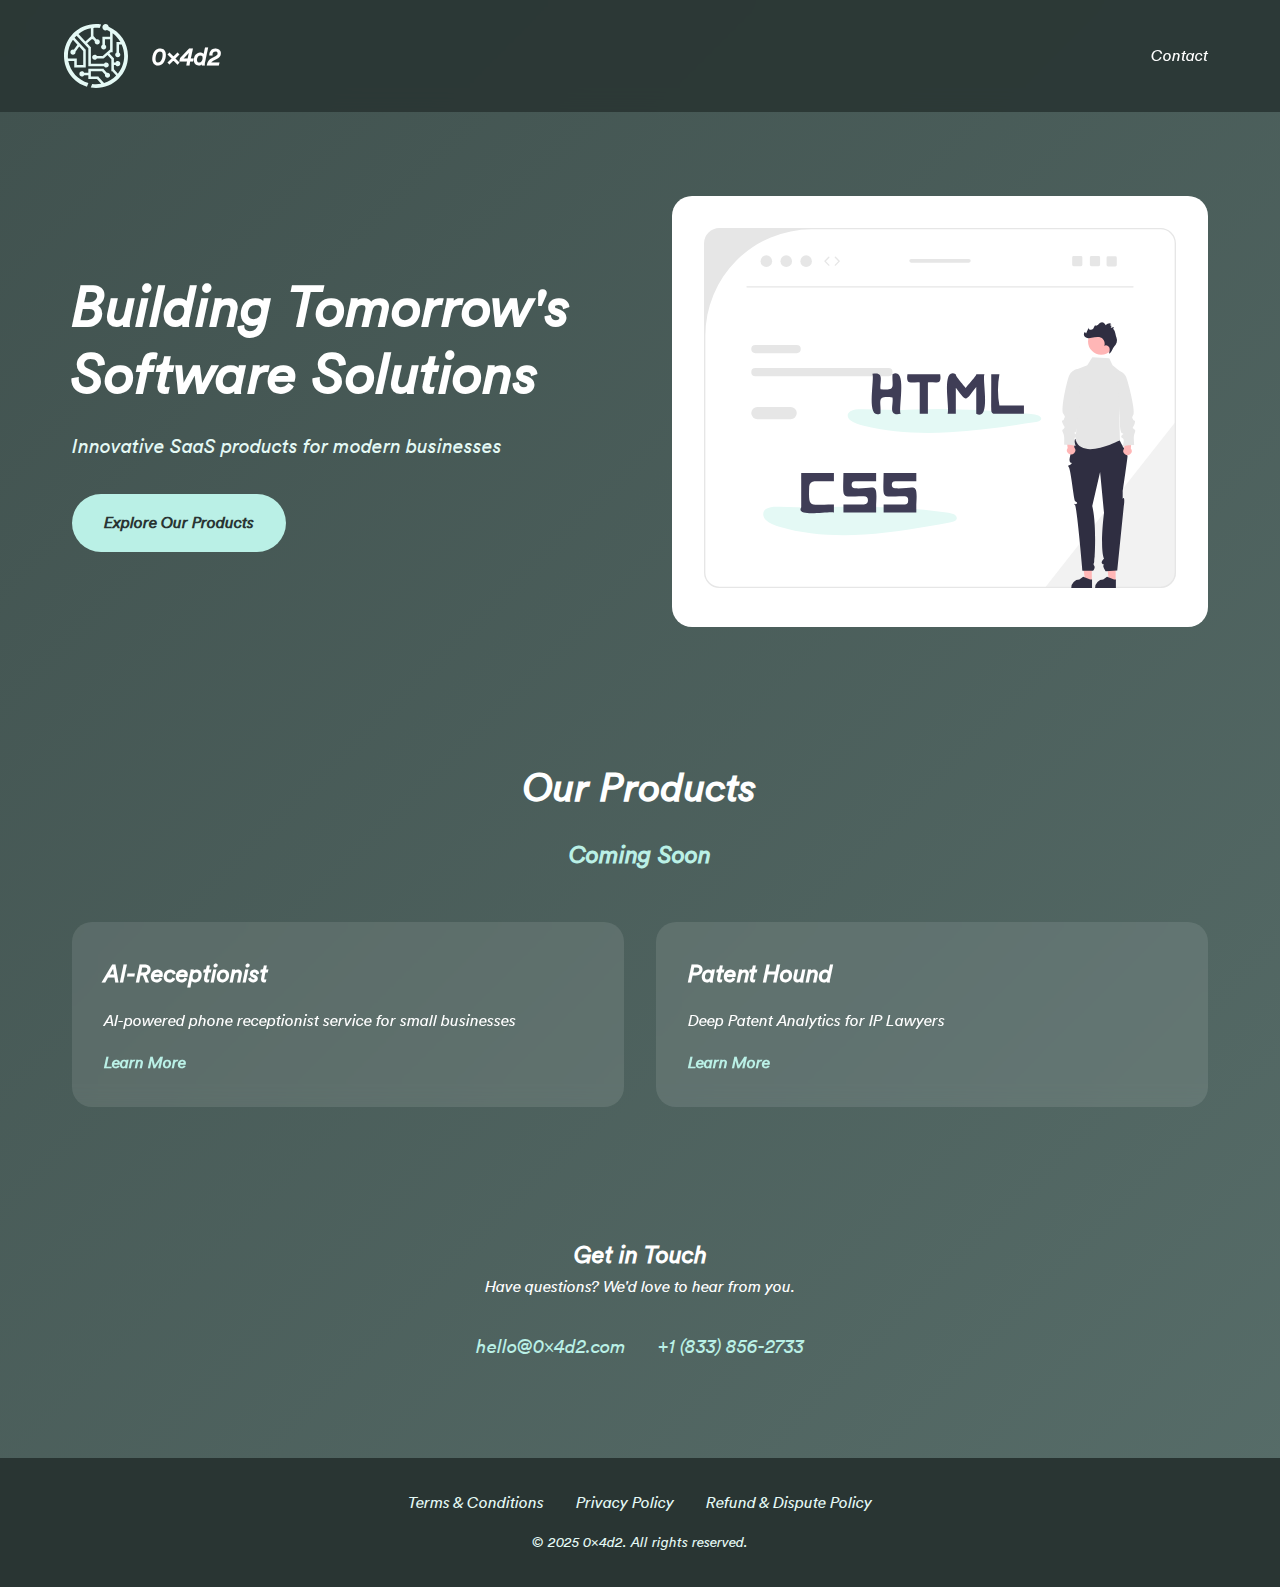
<file: index.html>
<!DOCTYPE html>
<html lang="en">
<head>
    <meta charset="UTF-8">
    <meta name="viewport" content="width=device-width, initial-scale=1.0">
    <title>0x4d2 - Software Solutions</title>
    <link rel="icon" type="image/svg+xml" href="static/logo_inverse.svg">
    <link rel="stylesheet" href="styles.css">
</head>
<body>
    <header>
        <nav>
            <div class="logo-container">
                <a href="index.html">
                    <img src="static/logo.svg" alt="0x4d2 Logo" width="80" height="80">
                    <span>0x4d2</span>
                </a>
            </div>
            <div class="nav-links">
                <a href="contact.html">Contact</a>
            </div>
        </nav>
    </header>

    <main>
        <section class="hero">
            <div class="hero-content">
                <h1>Building Tomorrow's Software Solutions</h1>
                <p>Innovative SaaS products for modern businesses</p>
                <a href="#products" class="cta-button">Explore Our Products</a>
            </div>
            <div class="hero-image">
                <img src="static/undraw_static-website_x3tn.svg" alt="Innovation Illustration">
            </div>
        </section>

        <section id="products" class="products">
            <h2>Our Products</h2>
            <div class="coming-soon-container">
                <h3 class="coming-soon">Coming Soon</h3>
            </div>
            <div class="product-grid">
                <div class="product-card">
                    <h3>AI-Receptionist</h3>
                    <p>AI-powered phone receptionist service for small businesses</p>
                    <a href="ai-receptionist.html" class="product-link">Learn More</a>
                </div>
                <div class="product-card">
                    <h3>Patent Hound</h3>
                    <p>Deep Patent Analytics for IP Lawyers</p>
                    <a href="patenthound.html" class="product-link">Learn More</a>
                </div>
            </div>
        </section>

        <section class="contact-cta">
            <h2>Get in Touch</h2>
            <p>Have questions? We'd love to hear from you.</p>
            <div class="contact-info">
                <a href="mailto:hello@0x4d2.com">hello@0x4d2.com</a>
                <a href="tel:+18338562733">+1 (833) 856-2733</a>
            </div>
        </section>
    </main>

    <footer>
        <div class="footer-content">
            <div class="footer-links">
                <a href="terms.html">Terms & Conditions</a>
                <a href="privacy.html">Privacy Policy</a>
                <a href="refund.html">Refund & Dispute Policy</a>
            </div>
            <div class="footer-info">
                <p>&copy; 2025 0x4d2. All rights reserved.</p>
            </div>
        </div>
    </footer>
</body>
</html>
</file>
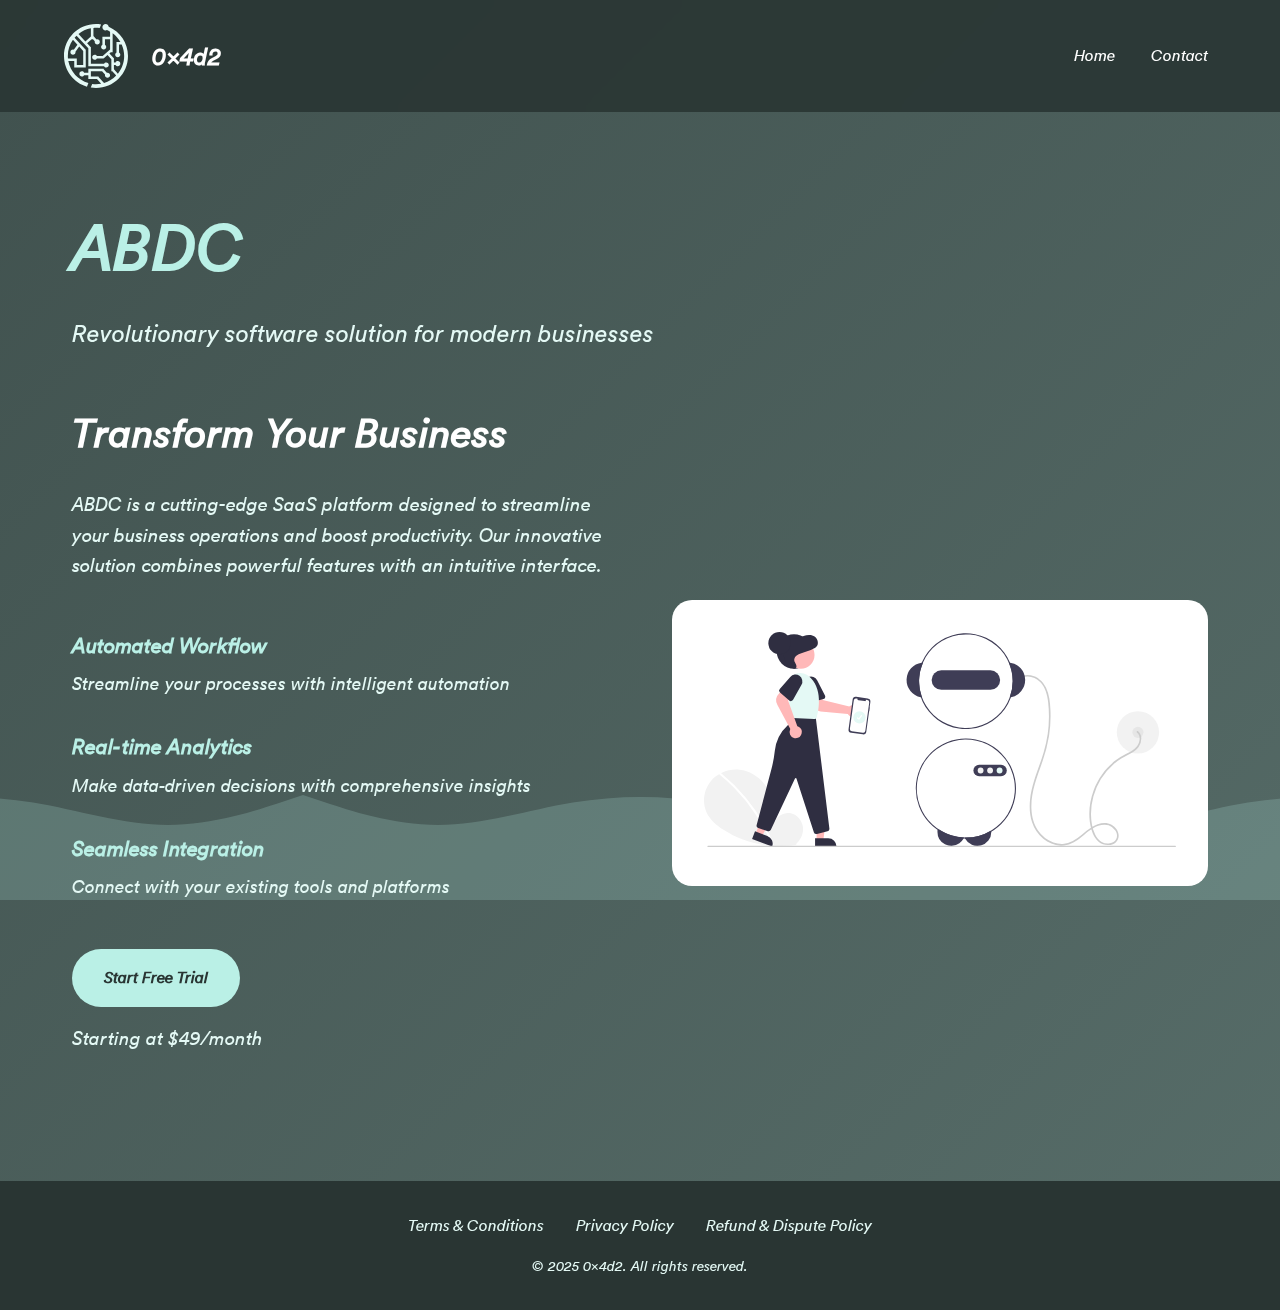
<file: abdc.html>
<!DOCTYPE html>
<html lang="en">
<head>
    <meta charset="UTF-8">
    <meta name="viewport" content="width=device-width, initial-scale=1.0">
    <title>ABDC - 0x4d2</title>
    <link rel="icon" type="image/svg+xml" href="static/logo_inverse.svg">
    <link rel="stylesheet" href="styles.css">
</head>
<body>
    <header>
        <nav>
            <div class="logo-container">
                <a href="/">
                    <img src="static/logo.svg" alt="0x4d2 Logo" width="80" height="80">
                    <span>0x4d2</span>
                </a>
            </div>
            <div class="nav-links">
                <a href="/">Home</a>
                <a href="contact.html">Contact</a>
            </div>
        </nav>
    </header>

    <main>
        <section class="product-hero">
            <div class="product-content">
                <h1>ABDC</h1>
                <p class="product-tagline">Revolutionary software solution for modern businesses</p>
                
                <div class="product-description">
                    <div class="product-text">
                        <h2>Transform Your Business</h2>
                        <p>ABDC is a cutting-edge SaaS platform designed to streamline your business operations and boost productivity. Our innovative solution combines powerful features with an intuitive interface.</p>
                        
                        <div class="feature-list">
                            <div class="feature">
                                <h3>Automated Workflow</h3>
                                <p>Streamline your processes with intelligent automation</p>
                            </div>
                            <div class="feature">
                                <h3>Real-time Analytics</h3>
                                <p>Make data-driven decisions with comprehensive insights</p>
                            </div>
                            <div class="feature">
                                <h3>Seamless Integration</h3>
                                <p>Connect with your existing tools and platforms</p>
                            </div>
                        </div>

                        <div class="product-cta">
                            <a href="#" class="cta-button">Start Free Trial</a>
                            <p class="pricing">Starting at $49/month</p>
                        </div>
                    </div>
                    
                    <div class="product-image">
                        <img src="static/undraw_artificial-intelligence_fuvd.svg" alt="ABDC Platform Illustration">
                    </div>
                </div>
            </div>
        </section>
    </main>

    <footer>
        <div class="footer-content">
            <div class="footer-links">
                <a href="terms.html">Terms & Conditions</a>
                <a href="privacy.html">Privacy Policy</a>
                <a href="refund.html">Refund & Dispute Policy</a>
            </div>
            <div class="footer-info">
                <p>&copy; 2025 0x4d2. All rights reserved.</p>
            </div>
        </div>
    </footer>

    <div class="wave-decoration"></div>
</body>
</html>
</file>
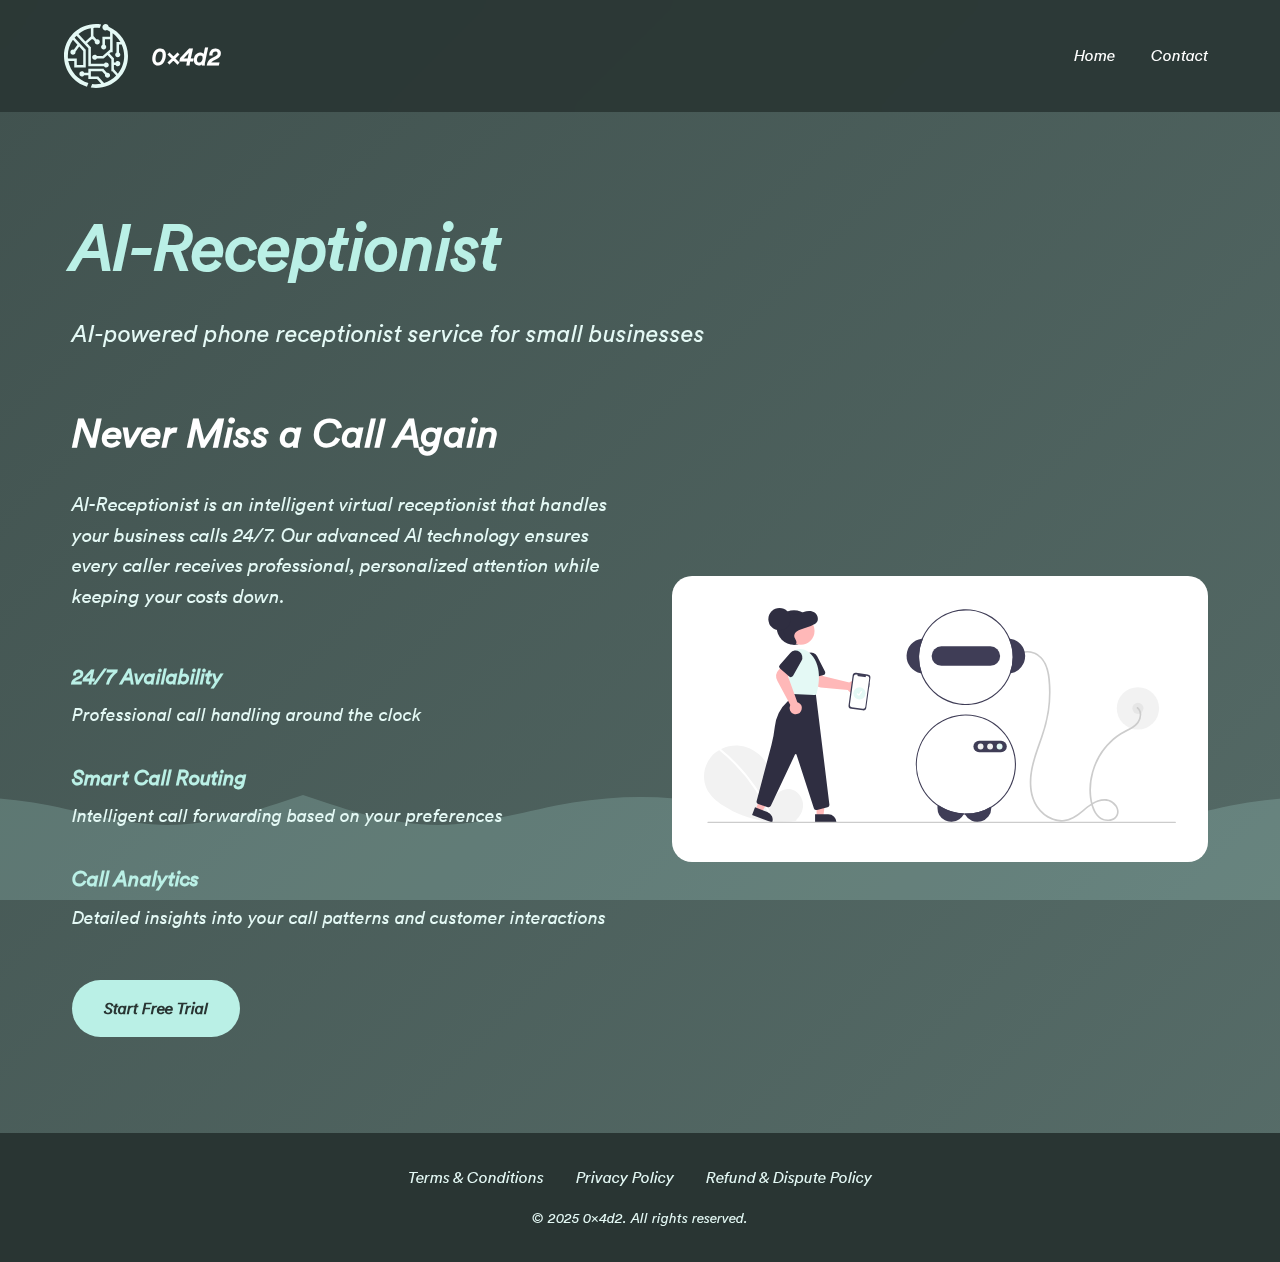
<file: ai-receptionist.html>
<!DOCTYPE html>
<html lang="en">
<head>
    <meta charset="UTF-8">
    <meta name="viewport" content="width=device-width, initial-scale=1.0">
    <title>AI-Receptionist - 0x4d2</title>
    <link rel="icon" type="image/svg+xml" href="static/logo_inverse.svg">
    <link rel="stylesheet" href="styles.css">
</head>
<body>
    <header>
        <nav>
            <div class="logo-container">
                <a href="index.html">
                    <img src="static/logo.svg" alt="0x4d2 Logo" width="80" height="80">
                    <span>0x4d2</span>
                </a>
            </div>
            <div class="nav-links">
                <a href="index.html">Home</a>
                <a href="contact.html">Contact</a>
            </div>
        </nav>
    </header>

    <main>
        <section class="product-hero">
            <div class="product-content">
                <h1>AI-Receptionist</h1>
                <p class="product-tagline">AI-powered phone receptionist service for small businesses</p>
                
                <div class="product-description">
                    <div class="product-text">
                        <h2>Never Miss a Call Again</h2>
                        <p>AI-Receptionist is an intelligent virtual receptionist that handles your business calls 24/7. Our advanced AI technology ensures every caller receives professional, personalized attention while keeping your costs down.</p>
                        
                        <div class="feature-list">
                            <div class="feature">
                                <h3>24/7 Availability</h3>
                                <p>Professional call handling around the clock</p>
                            </div>
                            <div class="feature">
                                <h3>Smart Call Routing</h3>
                                <p>Intelligent call forwarding based on your preferences</p>
                            </div>
                            <div class="feature">
                                <h3>Call Analytics</h3>
                                <p>Detailed insights into your call patterns and customer interactions</p>
                            </div>
                        </div>

                        <div class="product-cta">
                            <a href="https://ai-receptionist.xyz" class="cta-button">Start Free Trial</a>
                        </div>
                    </div>
                    
                    <div class="product-image">
                        <img src="static/undraw_artificial-intelligence_fuvd.svg" alt="AI-Receptionist Platform Illustration">
                    </div>
                </div>
            </div>
        </section>
    </main>

    <footer>
        <div class="footer-content">
            <div class="footer-links">
                <a href="terms.html">Terms & Conditions</a>
                <a href="privacy.html">Privacy Policy</a>
                <a href="refund.html">Refund & Dispute Policy</a>
            </div>
            <div class="footer-info">
                <p>&copy; 2025 0x4d2. All rights reserved.</p>
            </div>
        </div>
    </footer>

    <div class="wave-decoration"></div>
</body>
</html>
</file>
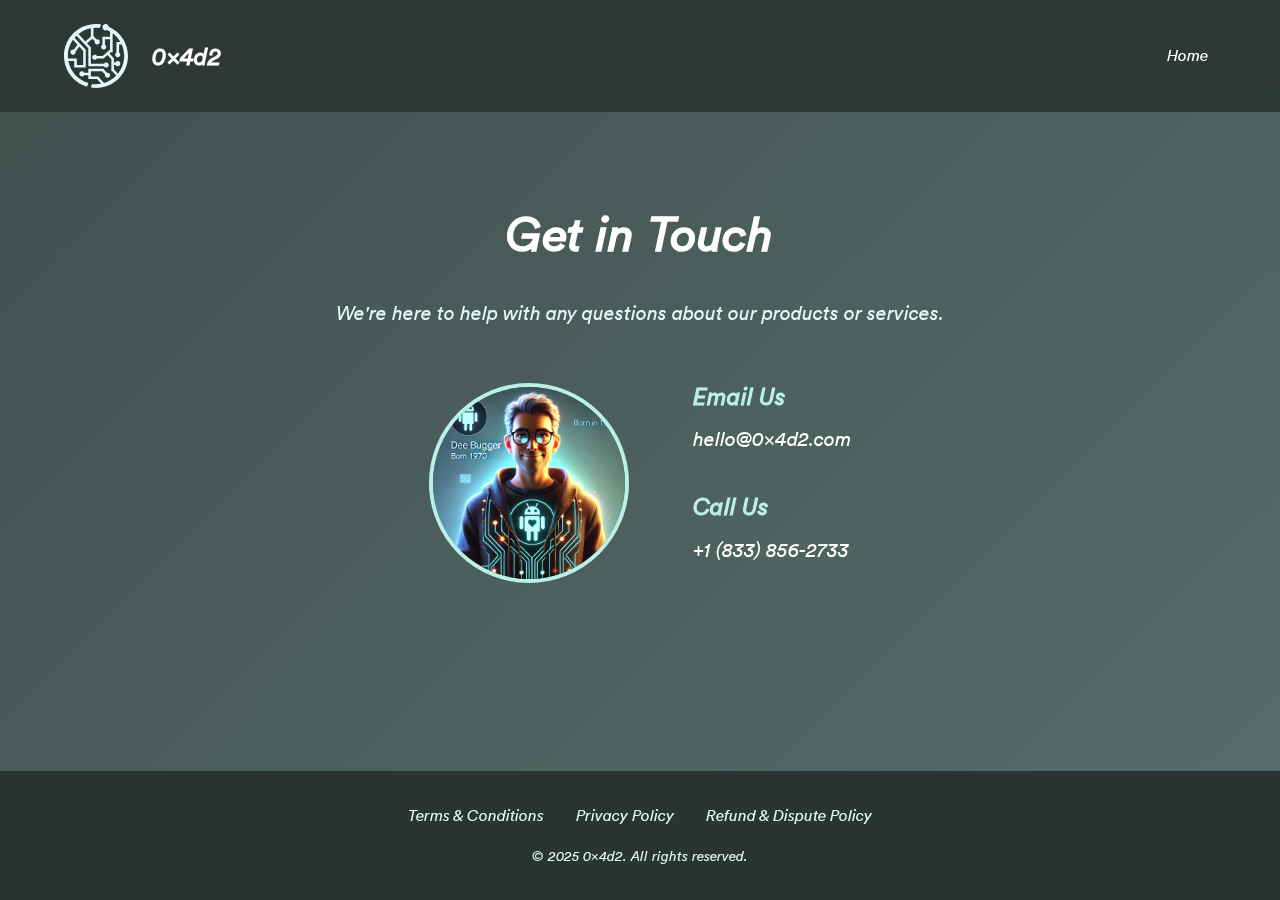
<file: contact.html>
<!DOCTYPE html>
<html lang="en">
<head>
    <meta charset="UTF-8">
    <meta name="viewport" content="width=device-width, initial-scale=1.0">
    <title>Contact Us - 0x4d2</title>
    <link rel="icon" type="image/svg+xml" href="static/logo_inverse.svg">
    <link rel="stylesheet" href="styles.css">
</head>
<body>
    <header>
        <nav>
            <div class="logo-container">
                <a href="index.html">
                    <img src="static/logo.svg" alt="0x4d2 Logo" width="80" height="80">
                    <span>0x4d2</span>
                </a>
            </div>
            <div class="nav-links">
                <a href="index.html">Home</a>
            </div>
        </nav>
    </header>

    <main>
        <section class="contact-page">
            <div class="contact-content">
                <h1>Get in Touch</h1>
                <p>We're here to help with any questions about our products or services.</p>
                
                <div class="contact-details">
                    <div class="contact-image">
                        <img src="static/dee_bugger_avatar.png" alt="Contact Representative" class="avatar">
                    </div>
                    <div class="contact-methods">
                        <div class="contact-method">
                            <h3>Email Us</h3>
                            <a href="mailto:hello@0x4d2.com" class="contact-link">hello@0x4d2.com</a>
                        </div>
                        <div class="contact-method">
                            <h3>Call Us</h3>
                            <a href="tel:+18338562733" class="contact-link">+1 (833) 856-2733</a>
                        </div>
                    </div>
                </div>
            </div>
        </section>
    </main>

    <footer>
        <div class="footer-content">
            <div class="footer-links">
                <a href="terms.html">Terms & Conditions</a>
                <a href="privacy.html">Privacy Policy</a>
                <a href="refund.html">Refund & Dispute Policy</a>
            </div>
            <div class="footer-info">
                <p>&copy; 2025 0x4d2. All rights reserved.</p>
            </div>
        </div>
    </footer>

    <div class="wave-decoration"></div>
</body>
</html>
</file>
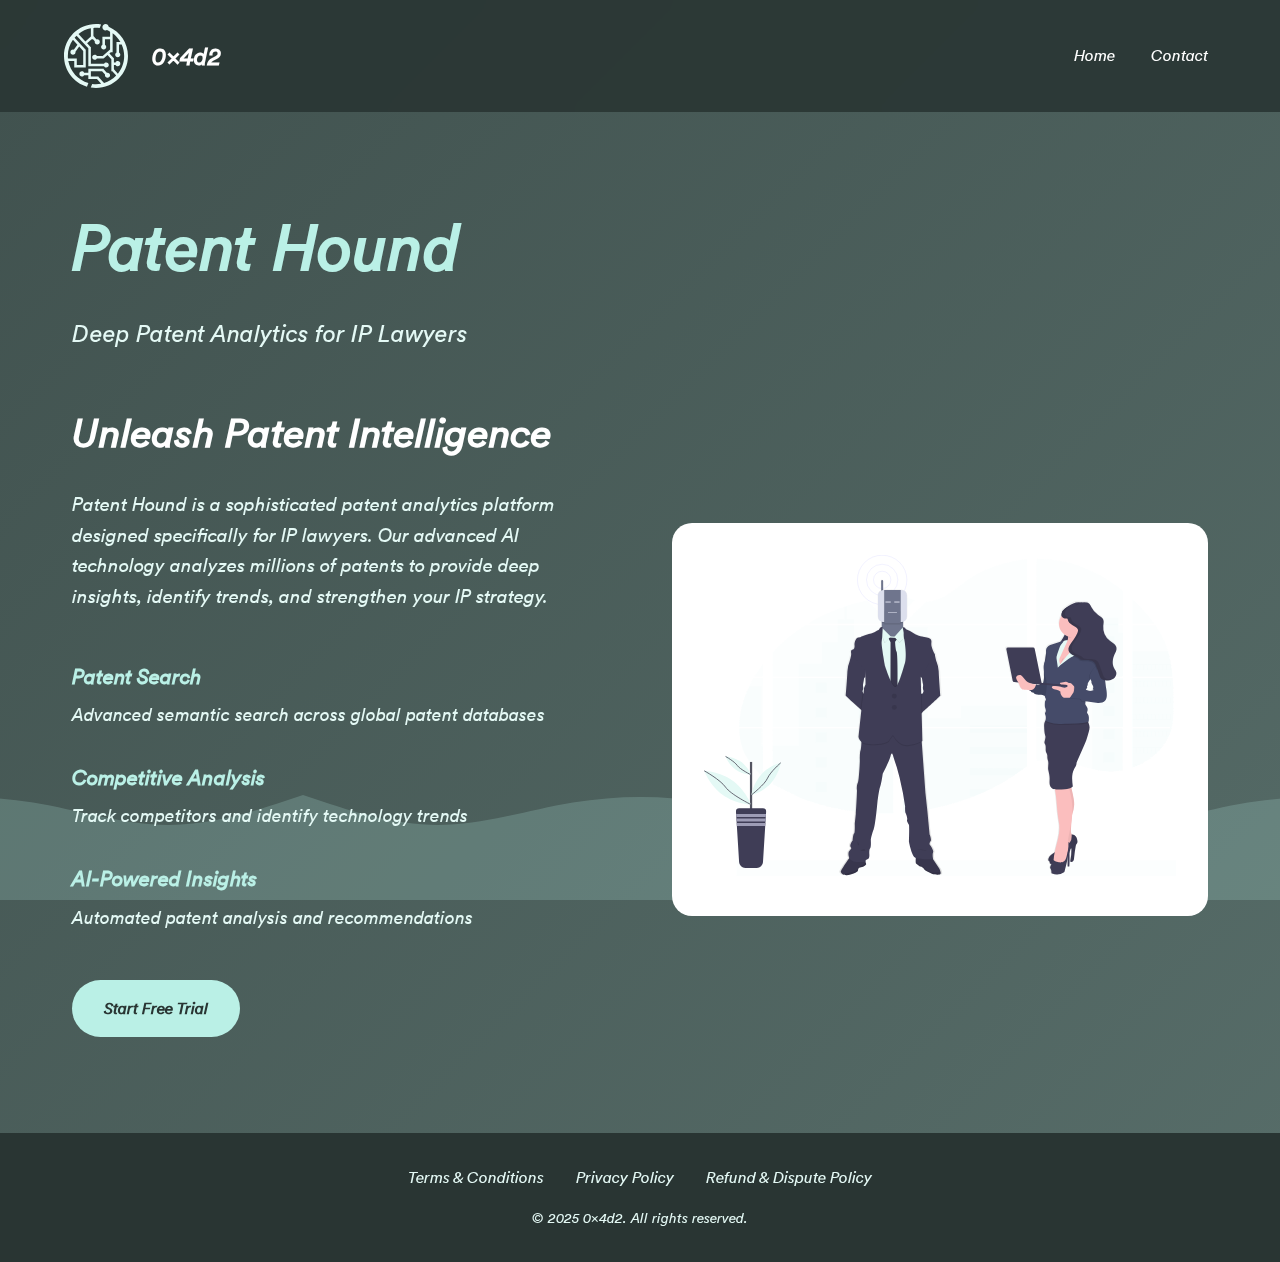
<file: patenthound.html>
<!DOCTYPE html>
<html lang="en">
<head>
    <meta charset="UTF-8">
    <meta name="viewport" content="width=device-width, initial-scale=1.0">
    <title>Patent Hound - 0x4d2</title>
    <link rel="icon" type="image/svg+xml" href="static/logo_inverse.svg">
    <link rel="stylesheet" href="styles.css">
</head>
<body>
    <header>
        <nav>
            <div class="logo-container">
                <a href="index.html">
                    <img src="static/logo.svg" alt="0x4d2 Logo" width="80" height="80">
                    <span>0x4d2</span>
                </a>
            </div>
            <div class="nav-links">
                <a href="index.html">Home</a>
                <a href="contact.html">Contact</a>
            </div>
        </nav>
    </header>

    <main>
        <section class="product-hero">
            <div class="product-content">
                <h1>Patent Hound</h1>
                <p class="product-tagline">Deep Patent Analytics for IP Lawyers</p>
                
                <div class="product-description">
                    <div class="product-text">
                        <h2>Unleash Patent Intelligence</h2>
                        <p>Patent Hound is a sophisticated patent analytics platform designed specifically for IP lawyers. Our advanced AI technology analyzes millions of patents to provide deep insights, identify trends, and strengthen your IP strategy.</p>
                        
                        <div class="feature-list">
                            <div class="feature">
                                <h3>Patent Search</h3>
                                <p>Advanced semantic search across global patent databases</p>
                            </div>
                            <div class="feature">
                                <h3>Competitive Analysis</h3>
                                <p>Track competitors and identify technology trends</p>
                            </div>
                            <div class="feature">
                                <h3>AI-Powered Insights</h3>
                                <p>Automated patent analysis and recommendations</p>
                            </div>
                        </div>

                        <div class="product-cta">
                            <a href="https://patenthound.xyz" class="cta-button">Start Free Trial</a>
                        </div>
                    </div>
                    
                    <div class="product-image">
                        <img src="static/undraw_robotics_0czc.svg" alt="Patent Hound Platform Illustration">
                    </div>
                </div>
            </div>
        </section>
    </main>

    <footer>
        <div class="footer-content">
            <div class="footer-links">
                <a href="terms.html">Terms & Conditions</a>
                <a href="privacy.html">Privacy Policy</a>
                <a href="refund.html">Refund & Dispute Policy</a>
            </div>
            <div class="footer-info">
                <p>&copy; 2025 0x4d2. All rights reserved.</p>
            </div>
        </div>
    </footer>

    <div class="wave-decoration"></div>
</body>
</html>
</file>
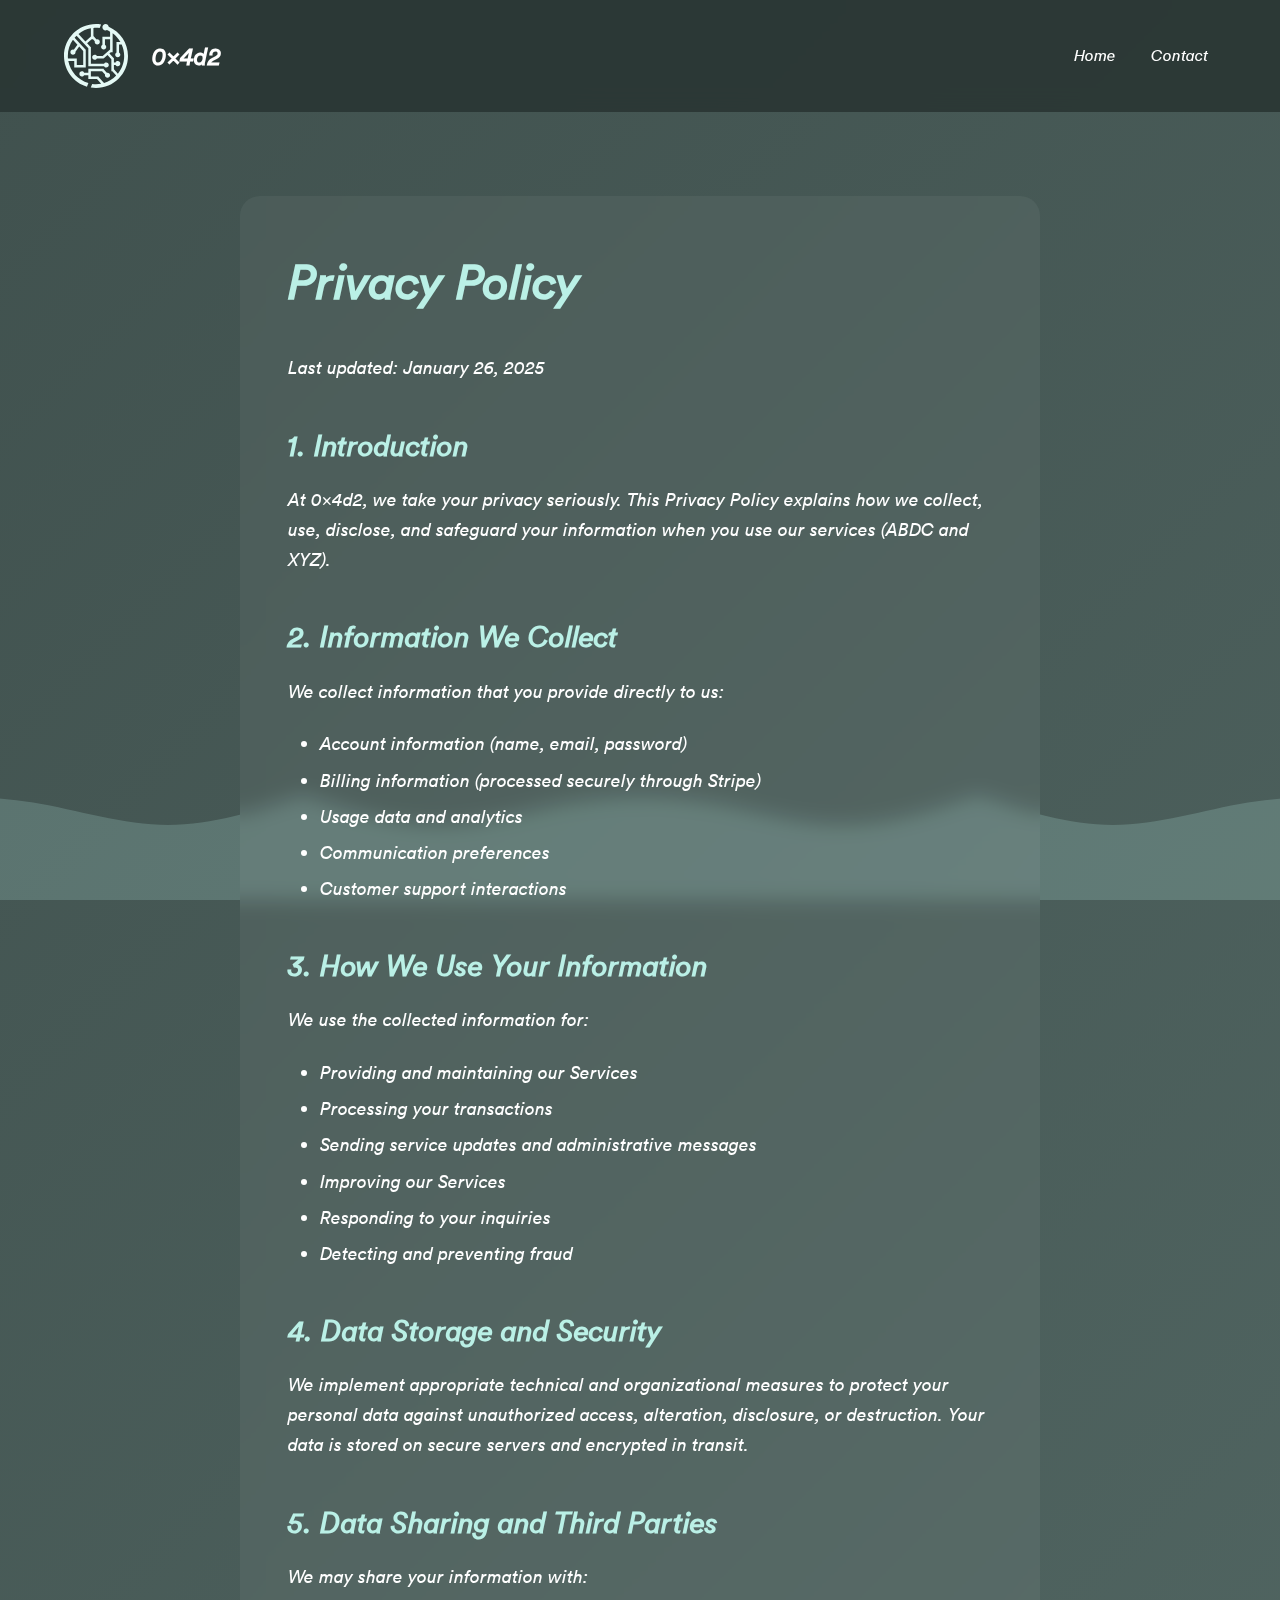
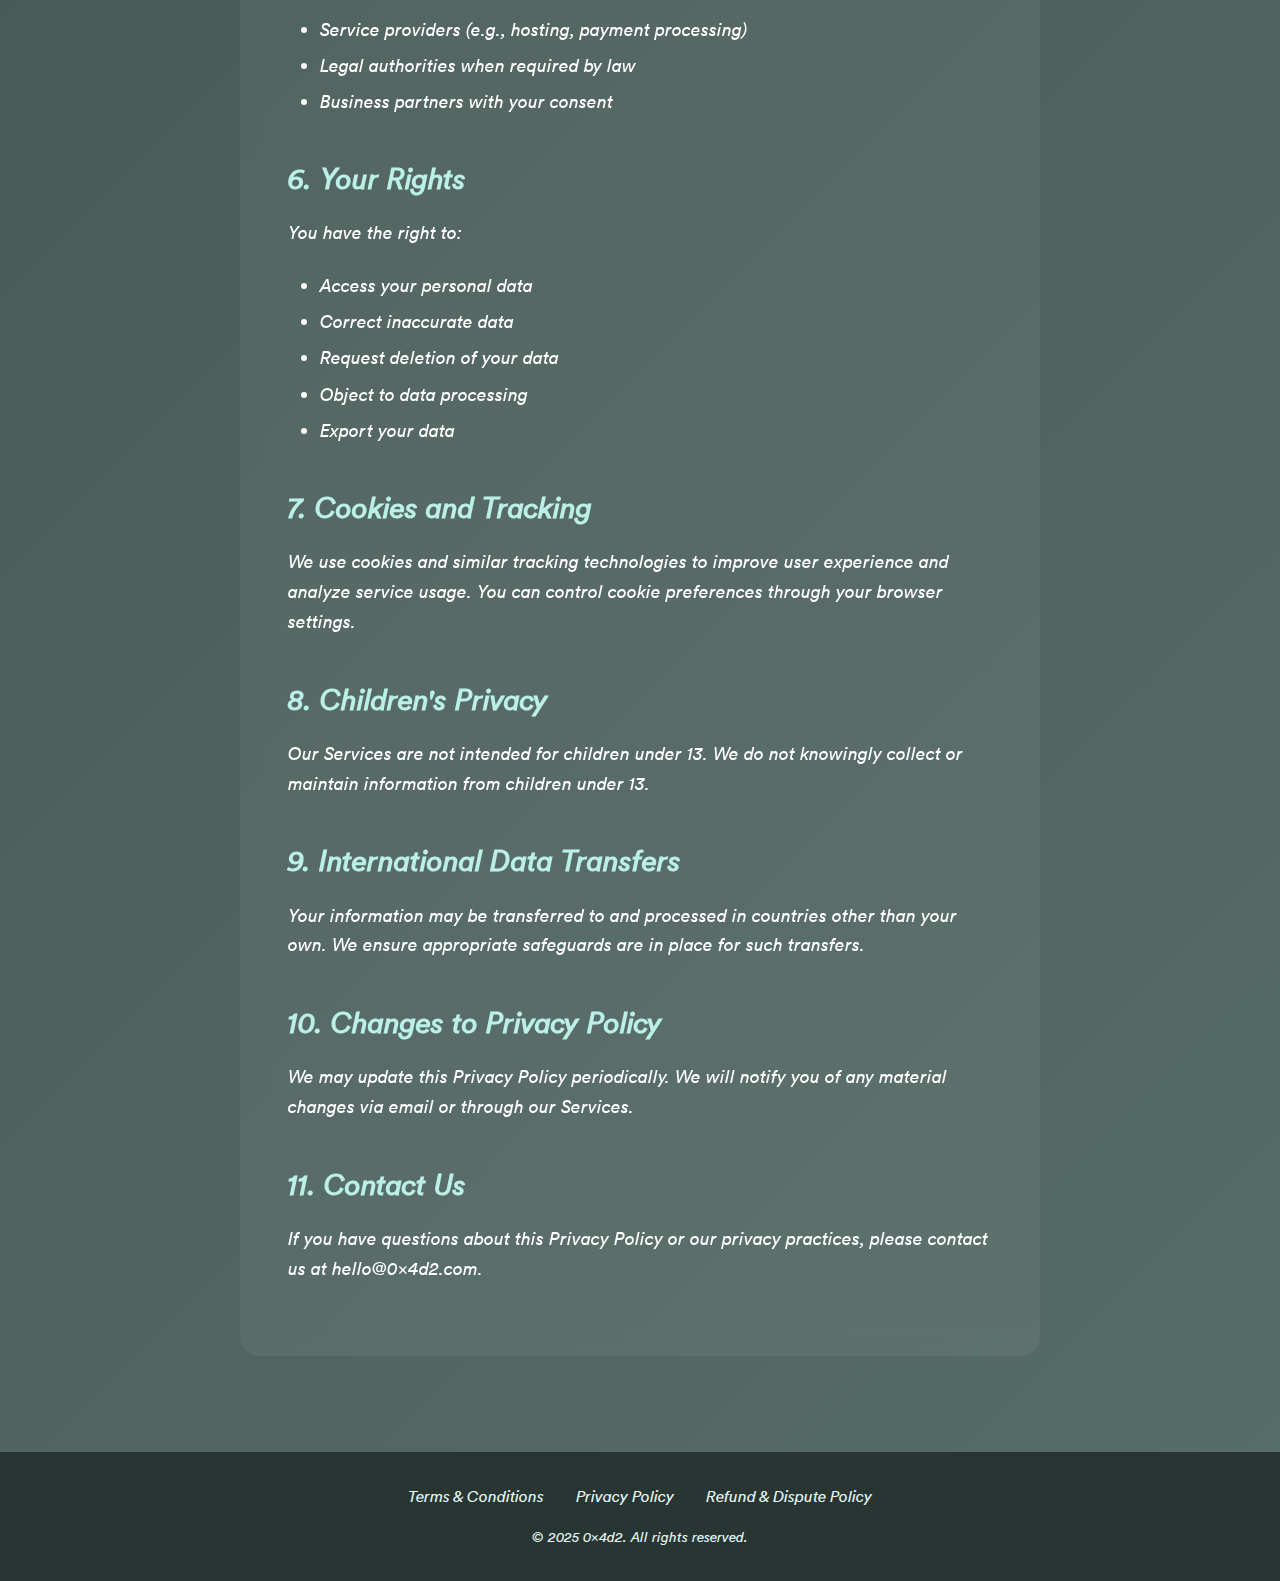
<file: privacy.html>
<!DOCTYPE html>
<html lang="en">
<head>
    <meta charset="UTF-8">
    <meta name="viewport" content="width=device-width, initial-scale=1.0">
    <title>Privacy Policy - 0x4d2</title>
    <link rel="icon" type="image/svg+xml" href="static/logo_inverse.svg">
    <link rel="stylesheet" href="styles.css">
</head>
<body>
    <header>
        <nav>
            <div class="logo-container">
                <a href="/">
                    <img src="static/logo.svg" alt="0x4d2 Logo" width="80" height="80">
                    <span>0x4d2</span>
                </a>
            </div>
            <div class="nav-links">
                <a href="/">Home</a>
                <a href="contact.html">Contact</a>
            </div>
        </nav>
    </header>

    <main>
        <section class="policy-page">
            <div class="policy-content">
                <h1>Privacy Policy</h1>
                <div class="policy-text">
                    <p>Last updated: January 26, 2025</p>

                    <h2>1. Introduction</h2>
                    <p>At 0x4d2, we take your privacy seriously. This Privacy Policy explains how we collect, use, disclose, and safeguard your information when you use our services (ABDC and XYZ).</p>

                    <h2>2. Information We Collect</h2>
                    <p>We collect information that you provide directly to us:</p>
                    <ul>
                        <li>Account information (name, email, password)</li>
                        <li>Billing information (processed securely through Stripe)</li>
                        <li>Usage data and analytics</li>
                        <li>Communication preferences</li>
                        <li>Customer support interactions</li>
                    </ul>

                    <h2>3. How We Use Your Information</h2>
                    <p>We use the collected information for:</p>
                    <ul>
                        <li>Providing and maintaining our Services</li>
                        <li>Processing your transactions</li>
                        <li>Sending service updates and administrative messages</li>
                        <li>Improving our Services</li>
                        <li>Responding to your inquiries</li>
                        <li>Detecting and preventing fraud</li>
                    </ul>

                    <h2>4. Data Storage and Security</h2>
                    <p>We implement appropriate technical and organizational measures to protect your personal data against unauthorized access, alteration, disclosure, or destruction. Your data is stored on secure servers and encrypted in transit.</p>

                    <h2>5. Data Sharing and Third Parties</h2>
                    <p>We may share your information with:</p>
                    <ul>
                        <li>Service providers (e.g., hosting, payment processing)</li>
                        <li>Legal authorities when required by law</li>
                        <li>Business partners with your consent</li>
                    </ul>

                    <h2>6. Your Rights</h2>
                    <p>You have the right to:</p>
                    <ul>
                        <li>Access your personal data</li>
                        <li>Correct inaccurate data</li>
                        <li>Request deletion of your data</li>
                        <li>Object to data processing</li>
                        <li>Export your data</li>
                    </ul>

                    <h2>7. Cookies and Tracking</h2>
                    <p>We use cookies and similar tracking technologies to improve user experience and analyze service usage. You can control cookie preferences through your browser settings.</p>

                    <h2>8. Children's Privacy</h2>
                    <p>Our Services are not intended for children under 13. We do not knowingly collect or maintain information from children under 13.</p>

                    <h2>9. International Data Transfers</h2>
                    <p>Your information may be transferred to and processed in countries other than your own. We ensure appropriate safeguards are in place for such transfers.</p>

                    <h2>10. Changes to Privacy Policy</h2>
                    <p>We may update this Privacy Policy periodically. We will notify you of any material changes via email or through our Services.</p>

                    <h2>11. Contact Us</h2>
                    <p>If you have questions about this Privacy Policy or our privacy practices, please contact us at hello@0x4d2.com.</p>
                </div>
            </div>
        </section>
    </main>

    <footer>
        <div class="footer-content">
            <div class="footer-links">
                <a href="terms.html">Terms & Conditions</a>
                <a href="privacy.html">Privacy Policy</a>
                <a href="refund.html">Refund & Dispute Policy</a>
            </div>
            <div class="footer-info">
                <p>&copy; 2025 0x4d2. All rights reserved.</p>
            </div>
        </div>
    </footer>

    <div class="wave-decoration"></div>
</body>
</html>
</file>
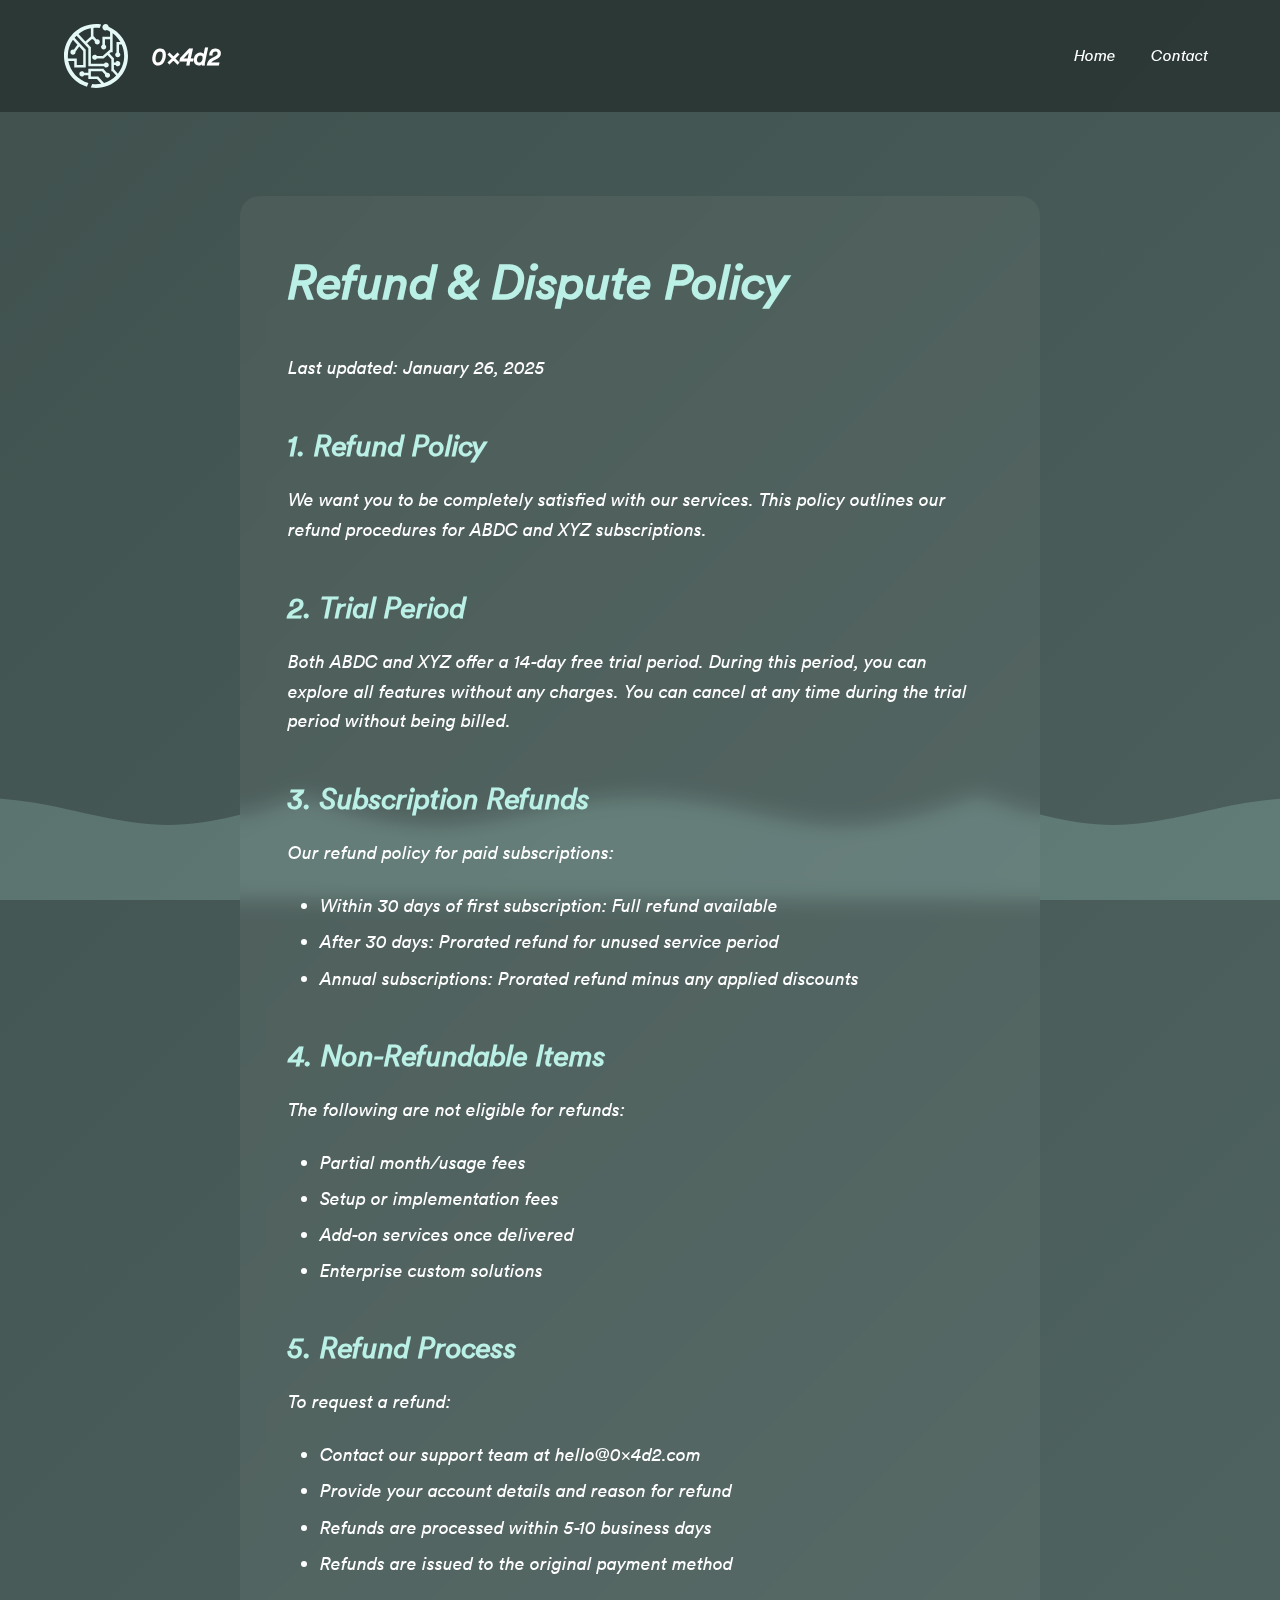
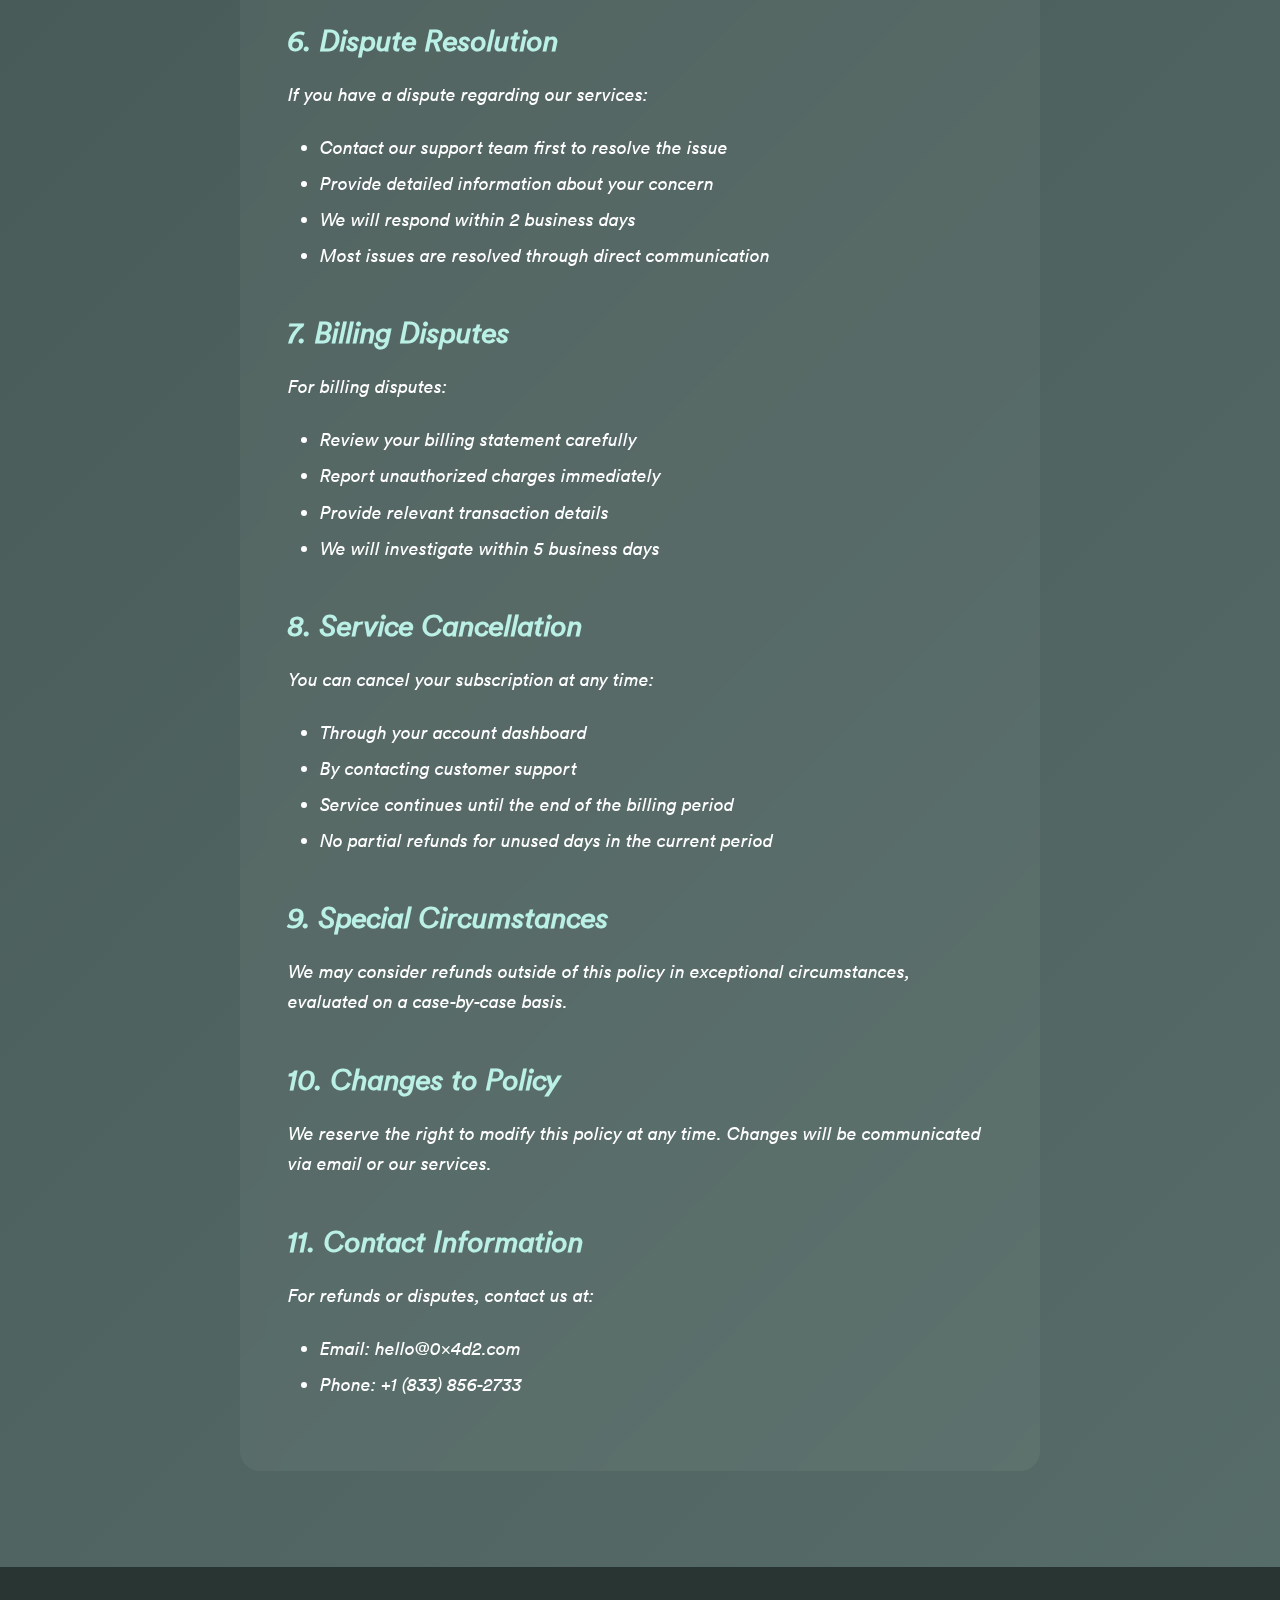
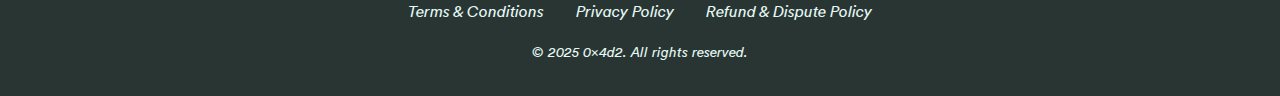
<file: refund.html>
<!DOCTYPE html>
<html lang="en">
<head>
    <meta charset="UTF-8">
    <meta name="viewport" content="width=device-width, initial-scale=1.0">
    <title>Refund & Dispute Policy - 0x4d2</title>
    <link rel="icon" type="image/svg+xml" href="static/logo_inverse.svg">
    <link rel="stylesheet" href="styles.css">
</head>
<body>
    <header>
        <nav>
            <div class="logo-container">
                <a href="/">
                    <img src="static/logo.svg" alt="0x4d2 Logo" width="80" height="80">
                    <span>0x4d2</span>
                </a>
            </div>
            <div class="nav-links">
                <a href="/">Home</a>
                <a href="contact.html">Contact</a>
            </div>
        </nav>
    </header>

    <main>
        <section class="policy-page">
            <div class="policy-content">
                <h1>Refund & Dispute Policy</h1>
                <div class="policy-text">
                    <p>Last updated: January 26, 2025</p>

                    <h2>1. Refund Policy</h2>
                    <p>We want you to be completely satisfied with our services. This policy outlines our refund procedures for ABDC and XYZ subscriptions.</p>

                    <h2>2. Trial Period</h2>
                    <p>Both ABDC and XYZ offer a 14-day free trial period. During this period, you can explore all features without any charges. You can cancel at any time during the trial period without being billed.</p>

                    <h2>3. Subscription Refunds</h2>
                    <p>Our refund policy for paid subscriptions:</p>
                    <ul>
                        <li>Within 30 days of first subscription: Full refund available</li>
                        <li>After 30 days: Prorated refund for unused service period</li>
                        <li>Annual subscriptions: Prorated refund minus any applied discounts</li>
                    </ul>

                    <h2>4. Non-Refundable Items</h2>
                    <p>The following are not eligible for refunds:</p>
                    <ul>
                        <li>Partial month/usage fees</li>
                        <li>Setup or implementation fees</li>
                        <li>Add-on services once delivered</li>
                        <li>Enterprise custom solutions</li>
                    </ul>

                    <h2>5. Refund Process</h2>
                    <p>To request a refund:</p>
                    <ul>
                        <li>Contact our support team at hello@0x4d2.com</li>
                        <li>Provide your account details and reason for refund</li>
                        <li>Refunds are processed within 5-10 business days</li>
                        <li>Refunds are issued to the original payment method</li>
                    </ul>

                    <h2>6. Dispute Resolution</h2>
                    <p>If you have a dispute regarding our services:</p>
                    <ul>
                        <li>Contact our support team first to resolve the issue</li>
                        <li>Provide detailed information about your concern</li>
                        <li>We will respond within 2 business days</li>
                        <li>Most issues are resolved through direct communication</li>
                    </ul>

                    <h2>7. Billing Disputes</h2>
                    <p>For billing disputes:</p>
                    <ul>
                        <li>Review your billing statement carefully</li>
                        <li>Report unauthorized charges immediately</li>
                        <li>Provide relevant transaction details</li>
                        <li>We will investigate within 5 business days</li>
                    </ul>

                    <h2>8. Service Cancellation</h2>
                    <p>You can cancel your subscription at any time:</p>
                    <ul>
                        <li>Through your account dashboard</li>
                        <li>By contacting customer support</li>
                        <li>Service continues until the end of the billing period</li>
                        <li>No partial refunds for unused days in the current period</li>
                    </ul>

                    <h2>9. Special Circumstances</h2>
                    <p>We may consider refunds outside of this policy in exceptional circumstances, evaluated on a case-by-case basis.</p>

                    <h2>10. Changes to Policy</h2>
                    <p>We reserve the right to modify this policy at any time. Changes will be communicated via email or our services.</p>

                    <h2>11. Contact Information</h2>
                    <p>For refunds or disputes, contact us at:</p>
                    <ul>
                        <li>Email: hello@0x4d2.com</li>
                        <li>Phone: +1 (833) 856-2733</li>
                    </ul>
                </div>
            </div>
        </section>
    </main>

    <footer>
        <div class="footer-content">
            <div class="footer-links">
                <a href="terms.html">Terms & Conditions</a>
                <a href="privacy.html">Privacy Policy</a>
                <a href="refund.html">Refund & Dispute Policy</a>
            </div>
            <div class="footer-info">
                <p>&copy; 2025 0x4d2. All rights reserved.</p>
            </div>
        </div>
    </footer>

    <div class="wave-decoration"></div>
</body>
</html>
</file>
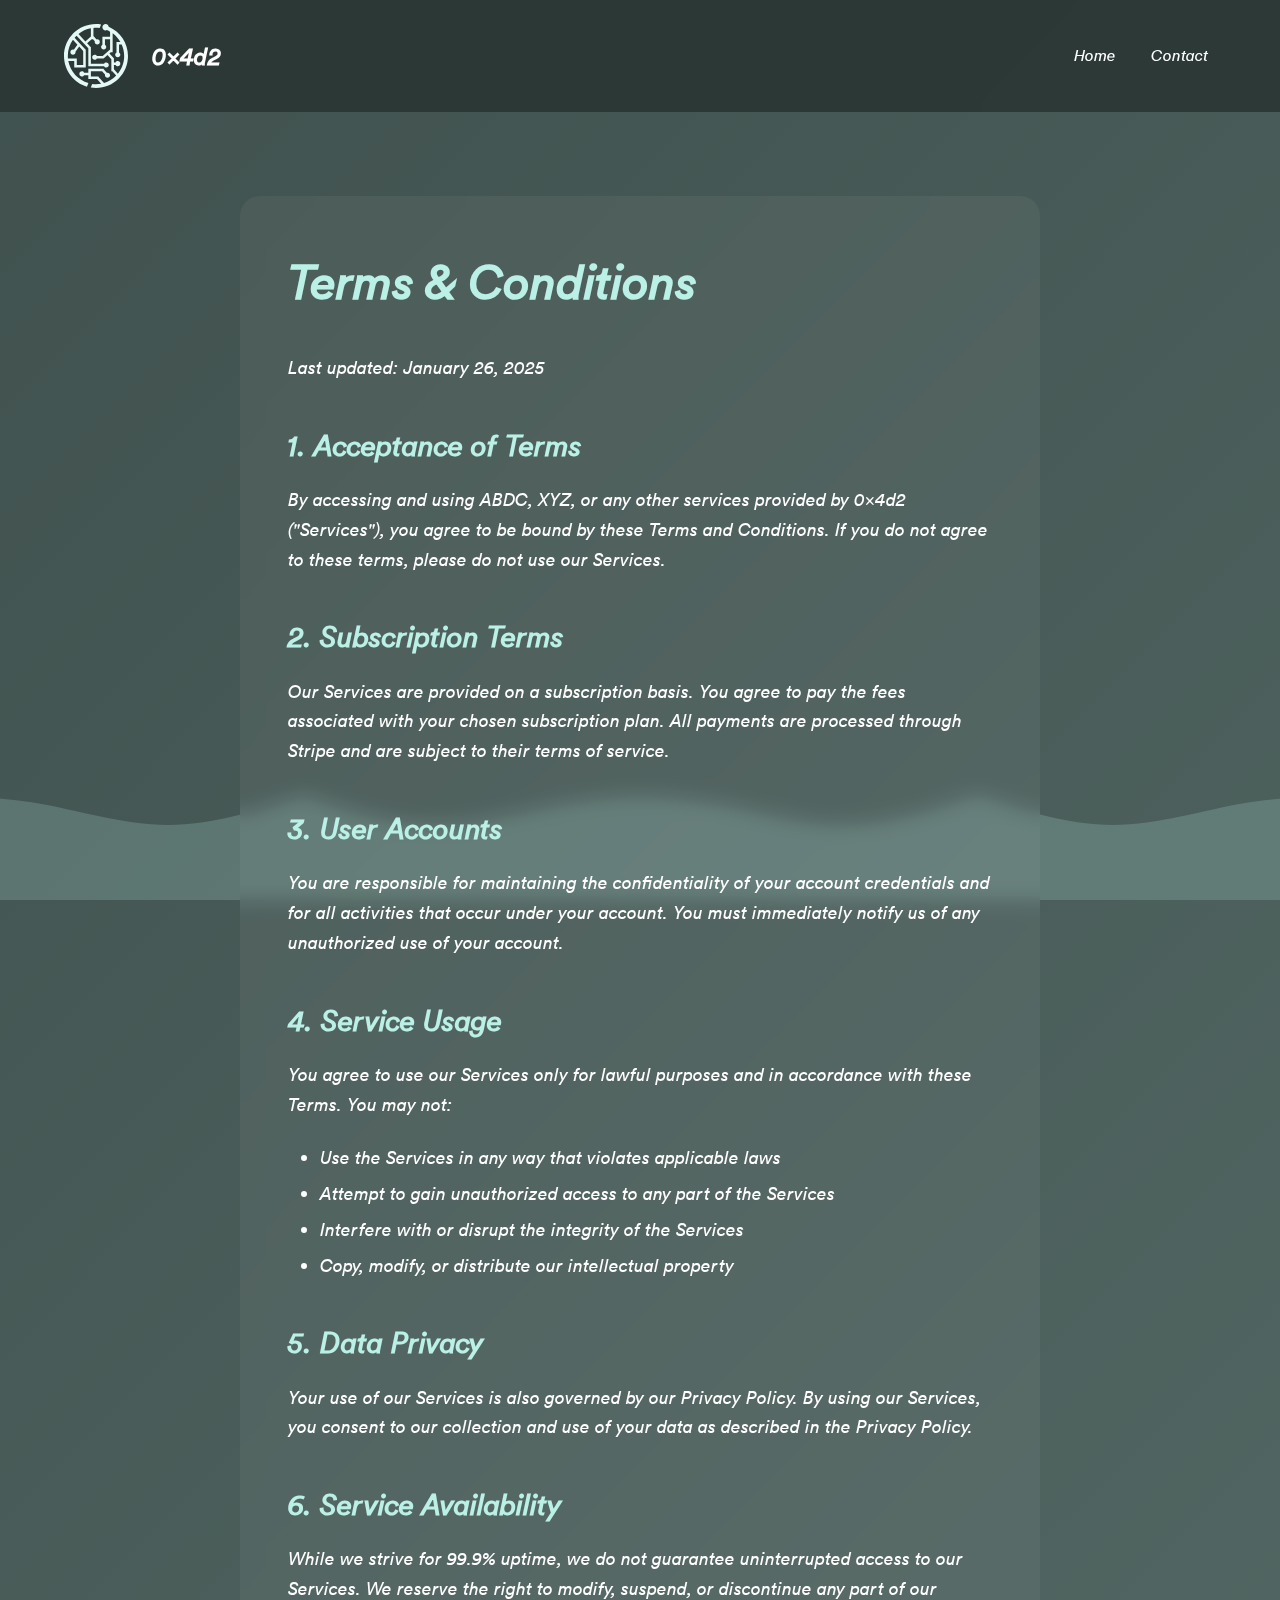
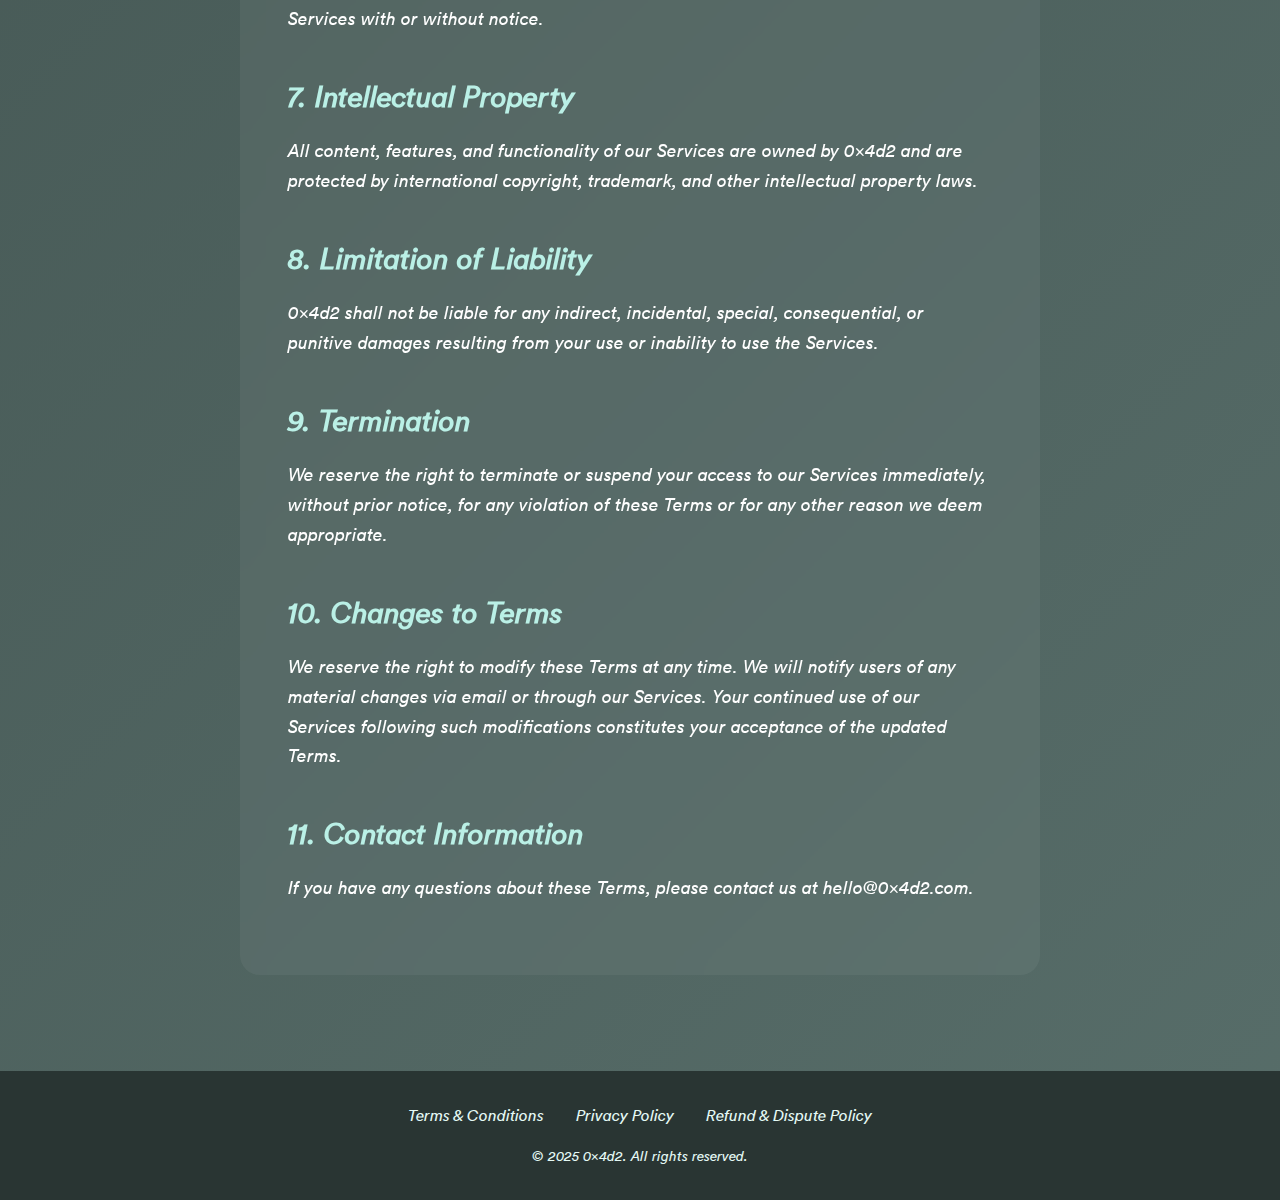
<file: terms.html>
<!DOCTYPE html>
<html lang="en">
<head>
    <meta charset="UTF-8">
    <meta name="viewport" content="width=device-width, initial-scale=1.0">
    <title>Terms & Conditions - 0x4d2</title>
    <link rel="icon" type="image/svg+xml" href="static/logo_inverse.svg">
    <link rel="stylesheet" href="styles.css">
</head>
<body>
    <header>
        <nav>
            <div class="logo-container">
                <a href="/">
                    <img src="static/logo.svg" alt="0x4d2 Logo" width="80" height="80">
                    <span>0x4d2</span>
                </a>
            </div>
            <div class="nav-links">
                <a href="/">Home</a>
                <a href="contact.html">Contact</a>
            </div>
        </nav>
    </header>

    <main>
        <section class="policy-page">
            <div class="policy-content">
                <h1>Terms & Conditions</h1>
                <div class="policy-text">
                    <p>Last updated: January 26, 2025</p>

                    <h2>1. Acceptance of Terms</h2>
                    <p>By accessing and using ABDC, XYZ, or any other services provided by 0x4d2 ("Services"), you agree to be bound by these Terms and Conditions. If you do not agree to these terms, please do not use our Services.</p>

                    <h2>2. Subscription Terms</h2>
                    <p>Our Services are provided on a subscription basis. You agree to pay the fees associated with your chosen subscription plan. All payments are processed through Stripe and are subject to their terms of service.</p>

                    <h2>3. User Accounts</h2>
                    <p>You are responsible for maintaining the confidentiality of your account credentials and for all activities that occur under your account. You must immediately notify us of any unauthorized use of your account.</p>

                    <h2>4. Service Usage</h2>
                    <p>You agree to use our Services only for lawful purposes and in accordance with these Terms. You may not:</p>
                    <ul>
                        <li>Use the Services in any way that violates applicable laws</li>
                        <li>Attempt to gain unauthorized access to any part of the Services</li>
                        <li>Interfere with or disrupt the integrity of the Services</li>
                        <li>Copy, modify, or distribute our intellectual property</li>
                    </ul>

                    <h2>5. Data Privacy</h2>
                    <p>Your use of our Services is also governed by our Privacy Policy. By using our Services, you consent to our collection and use of your data as described in the Privacy Policy.</p>

                    <h2>6. Service Availability</h2>
                    <p>While we strive for 99.9% uptime, we do not guarantee uninterrupted access to our Services. We reserve the right to modify, suspend, or discontinue any part of our Services with or without notice.</p>

                    <h2>7. Intellectual Property</h2>
                    <p>All content, features, and functionality of our Services are owned by 0x4d2 and are protected by international copyright, trademark, and other intellectual property laws.</p>

                    <h2>8. Limitation of Liability</h2>
                    <p>0x4d2 shall not be liable for any indirect, incidental, special, consequential, or punitive damages resulting from your use or inability to use the Services.</p>

                    <h2>9. Termination</h2>
                    <p>We reserve the right to terminate or suspend your access to our Services immediately, without prior notice, for any violation of these Terms or for any other reason we deem appropriate.</p>

                    <h2>10. Changes to Terms</h2>
                    <p>We reserve the right to modify these Terms at any time. We will notify users of any material changes via email or through our Services. Your continued use of our Services following such modifications constitutes your acceptance of the updated Terms.</p>

                    <h2>11. Contact Information</h2>
                    <p>If you have any questions about these Terms, please contact us at hello@0x4d2.com.</p>
                </div>
            </div>
        </section>
    </main>

    <footer>
        <div class="footer-content">
            <div class="footer-links">
                <a href="terms.html">Terms & Conditions</a>
                <a href="privacy.html">Privacy Policy</a>
                <a href="refund.html">Refund & Dispute Policy</a>
            </div>
            <div class="footer-info">
                <p>&copy; 2025 0x4d2. All rights reserved.</p>
            </div>
        </div>
    </footer>

    <div class="wave-decoration"></div>
</body>
</html>
</file>
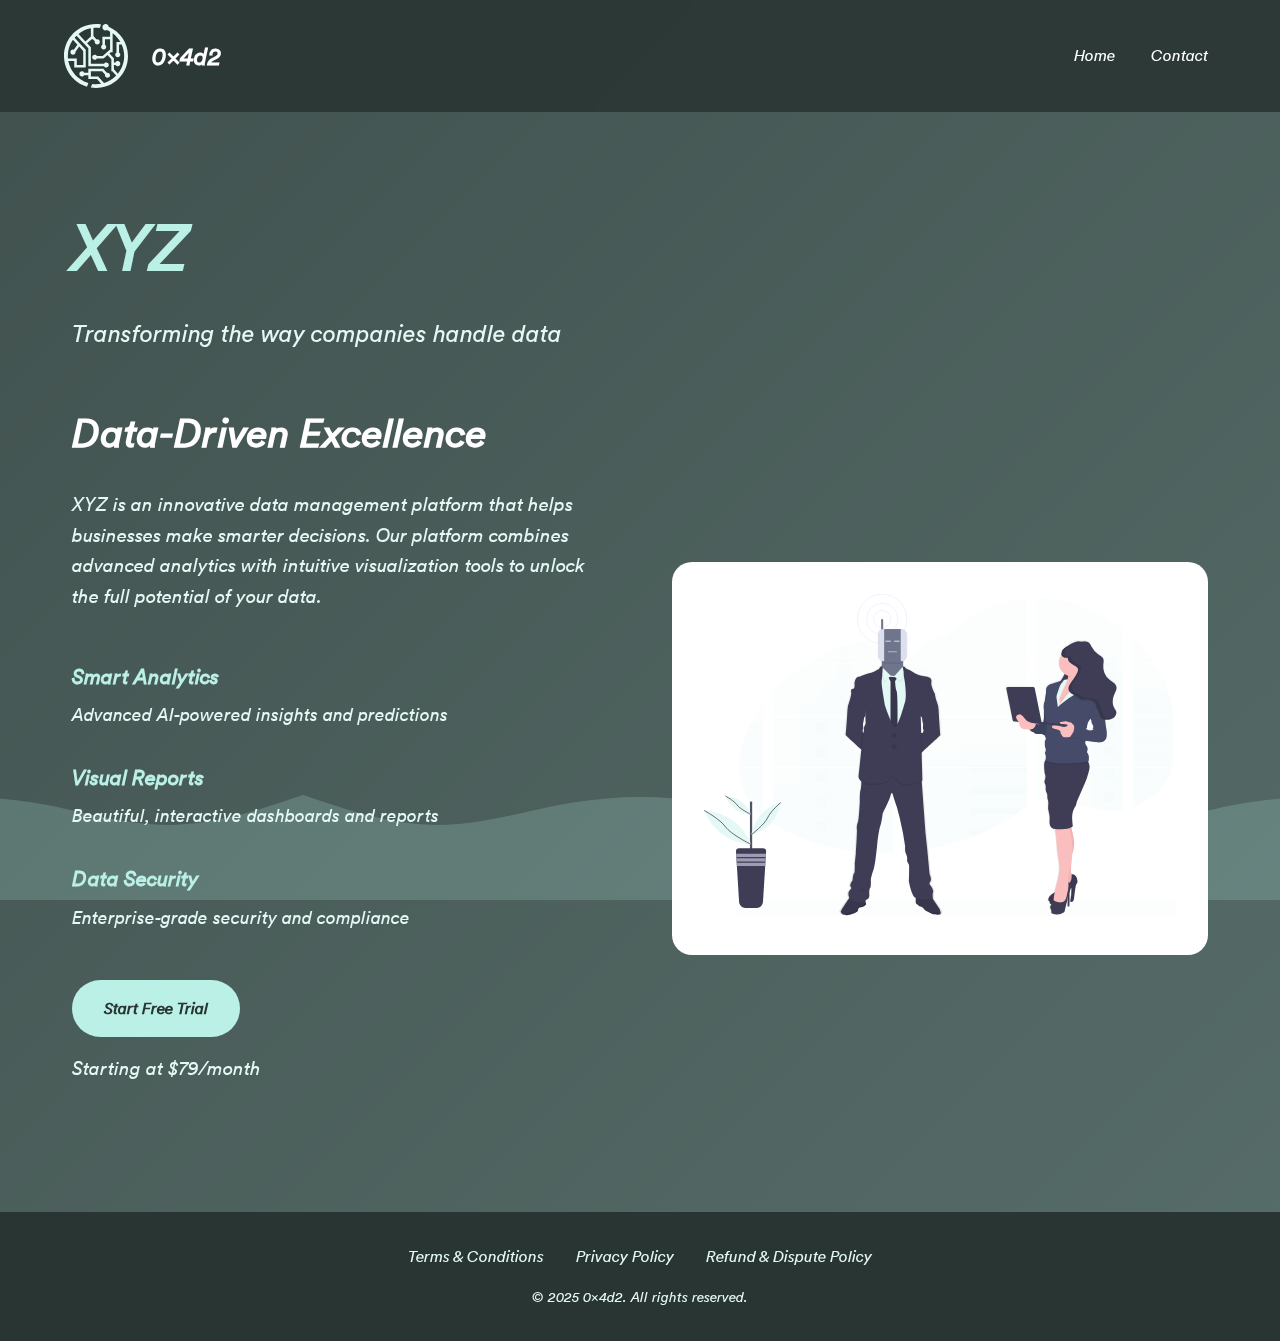
<file: xyz.html>
<!DOCTYPE html>
<html lang="en">
<head>
    <meta charset="UTF-8">
    <meta name="viewport" content="width=device-width, initial-scale=1.0">
    <title>XYZ - 0x4d2</title>
    <link rel="icon" type="image/svg+xml" href="static/logo_inverse.svg">
    <link rel="stylesheet" href="styles.css">
</head>
<body>
    <header>
        <nav>
            <div class="logo-container">
                <a href="/">
                    <img src="static/logo.svg" alt="0x4d2 Logo" width="80" height="80">
                    <span>0x4d2</span>
                </a>
            </div>
            <div class="nav-links">
                <a href="/">Home</a>
                <a href="contact.html">Contact</a>
            </div>
        </nav>
    </header>

    <main>
        <section class="product-hero">
            <div class="product-content">
                <h1>XYZ</h1>
                <p class="product-tagline">Transforming the way companies handle data</p>
                
                <div class="product-description">
                    <div class="product-text">
                        <h2>Data-Driven Excellence</h2>
                        <p>XYZ is an innovative data management platform that helps businesses make smarter decisions. Our platform combines advanced analytics with intuitive visualization tools to unlock the full potential of your data.</p>
                        
                        <div class="feature-list">
                            <div class="feature">
                                <h3>Smart Analytics</h3>
                                <p>Advanced AI-powered insights and predictions</p>
                            </div>
                            <div class="feature">
                                <h3>Visual Reports</h3>
                                <p>Beautiful, interactive dashboards and reports</p>
                            </div>
                            <div class="feature">
                                <h3>Data Security</h3>
                                <p>Enterprise-grade security and compliance</p>
                            </div>
                        </div>

                        <div class="product-cta">
                            <a href="#" class="cta-button">Start Free Trial</a>
                            <p class="pricing">Starting at $79/month</p>
                        </div>
                    </div>
                    
                    <div class="product-image">
                        <img src="static/undraw_robotics_0czc.svg" alt="XYZ Platform Illustration">
                    </div>
                </div>
            </div>
        </section>
    </main>

    <footer>
        <div class="footer-content">
            <div class="footer-links">
                <a href="terms.html">Terms & Conditions</a>
                <a href="privacy.html">Privacy Policy</a>
                <a href="refund.html">Refund & Dispute Policy</a>
            </div>
            <div class="footer-info">
                <p>&copy; 2025 0x4d2. All rights reserved.</p>
            </div>
        </div>
    </footer>

    <div class="wave-decoration"></div>
</body>
</html>
</file>
<file: styles.css>
@font-face {
    font-family: 'Circular';
    src: url('static/lineto-circular-bookitalic.woff2') format('woff2');
    font-weight: normal;
    font-style: normal;
}

:root {
    --primary: #40514e;
    --secondary: #e4f9f5;
    --accent: #576d69;
    --dark: #293533;
    --light: #ffffff;
    --highlight: #baf0e6;
}

* {
    margin: 0;
    padding: 0;
    box-sizing: border-box;
}

body {
    font-family: 'Circular', -apple-system, BlinkMacSystemFont, 'Segoe UI', Roboto, sans-serif;
    background: linear-gradient(135deg, var(--primary), var(--accent));
    color: var(--light);
    line-height: 1.6;
    min-height: 100vh;
    display: flex;
    flex-direction: column;
}

/* Header Styles */
header {
    position: fixed;
    top: 0;
    width: 100%;
    background: rgba(41, 53, 51, 0.9);
    backdrop-filter: blur(10px);
    z-index: 1000;
}

nav {
    max-width: 1200px;
    margin: 0 auto;
    padding: 1rem;
    display: flex;
    justify-content: space-between;
    align-items: center;
}

.logo-container a {
    display: flex;
    align-items: center;
    text-decoration: none;
    color: var(--light);
    gap: 1rem;
}

.logo-container span {
    font-size: 1.5rem;
    font-weight: bold;
}

.nav-links a {
    color: var(--light);
    text-decoration: none;
    padding: 0.5rem 1rem;
    border-radius: 25px;
    transition: background-color 0.3s;
}

.nav-links a:hover {
    background-color: var(--accent);
}

/* Main Content */
main {
    margin-top: 100px;
    flex: 1;
    padding: 2rem;
    max-width: 1200px;
    margin: 100px auto 0;
}

/* Hero Section */
.hero {
    display: grid;
    grid-template-columns: 1fr 1fr;
    gap: 4rem;
    padding: 4rem 0;
    align-items: center;
}

.hero-content {
    max-width: 600px;
}

.hero-content h1 {
    font-size: 3.5rem;
    margin-bottom: 1.5rem;
    line-height: 1.2;
}

.hero-content p {
    font-size: 1.25rem;
    margin-bottom: 2rem;
    color: var(--secondary);
}

.hero-image {
    background: var(--light);
    padding: 2rem;
    border-radius: 20px;
}

.hero-image img {
    width: 100%;
    height: auto;
    max-width: 500px;
}

/* Buttons */
.cta-button {
    display: inline-block;
    padding: 1rem 2rem;
    background: var(--highlight);
    color: var(--dark);
    text-decoration: none;
    border-radius: 30px;
    font-weight: bold;
    transition: transform 0.3s, box-shadow 0.3s;
}

.cta-button:hover {
    transform: translateY(-2px);
    box-shadow: 0 5px 15px rgba(186, 240, 230, 0.3);
}

/* Products Section */
.products {
    padding: 4rem 0;
}

.products h2 {
    text-align: center;
    margin-bottom: 1rem;
    font-size: 2.5rem;
}

.coming-soon-container {
    text-align: center;
    margin-bottom: 3rem;
}

.coming-soon {
    font-size: 1.5rem;
    color: var(--highlight);
    font-style: italic;
}

.product-grid {
    display: grid;
    grid-template-columns: repeat(auto-fit, minmax(300px, 1fr));
    gap: 2rem;
}

.product-card {
    background: rgba(255, 255, 255, 0.1);
    padding: 2rem;
    border-radius: 20px;
    backdrop-filter: blur(10px);
    transition: transform 0.3s;
}

.product-card:hover {
    transform: translateY(-5px);
}

.product-card h3 {
    font-size: 1.5rem;
    margin-bottom: 1rem;
}

.product-link {
    display: inline-block;
    margin-top: 1rem;
    color: var(--highlight);
    text-decoration: none;
    font-weight: bold;
}

/* Contact CTA Section */
.contact-cta {
    text-align: center;
    padding: 4rem 0;
}

.contact-info {
    display: flex;
    justify-content: center;
    gap: 2rem;
    margin-top: 2rem;
}

.contact-info a {
    color: var(--highlight);
    text-decoration: none;
    font-size: 1.2rem;
}

/* Footer */
footer {
    background: var(--dark);
    padding: 2rem;
    margin-top: auto;
}

.footer-content {
    max-width: 1200px;
    margin: 0 auto;
    display: flex;
    flex-direction: column;
    align-items: center;
    gap: 1rem;
}

.footer-links {
    display: flex;
    gap: 2rem;
}

.footer-links a {
    color: var(--secondary);
    text-decoration: none;
    transition: color 0.3s;
}

.footer-links a:hover {
    color: var(--highlight);
}

.footer-info {
    color: var(--secondary);
    font-size: 0.9rem;
}

/* Responsive Design */
@media (max-width: 768px) {
    .hero {
        grid-template-columns: 1fr;
        text-align: center;
        gap: 2rem;
    }

    .hero-content h1 {
        font-size: 2.5rem;
    }

    .hero-image {
        order: -1;
    }

    .contact-info {
        flex-direction: column;
        gap: 1rem;
    }

    .footer-links {
        flex-direction: column;
        align-items: center;
        gap: 1rem;
    }
}

/* Contact Page Styles */
.contact-page {
    padding: 4rem 0;
    text-align: center;
}

.contact-content {
    max-width: 800px;
    margin: 0 auto;
}

.contact-content h1 {
    font-size: 3rem;
    margin-bottom: 1.5rem;
}

.contact-content p {
    font-size: 1.25rem;
    color: var(--secondary);
    margin-bottom: 3rem;
}

.contact-details {
    display: flex;
    align-items: center;
    justify-content: center;
    gap: 4rem;
    margin-top: 3rem;
}

.contact-image {
    flex-shrink: 0;
}

.avatar {
    width: 200px;
    height: 200px;
    border-radius: 50%;
    object-fit: cover;
    border: 4px solid var(--highlight);
}

.contact-methods {
    text-align: left;
}

.contact-method {
    margin-bottom: 2rem;
}

.contact-method h3 {
    font-size: 1.5rem;
    color: var(--highlight);
    margin-bottom: 0.5rem;
}

.contact-link {
    color: var(--light);
    text-decoration: none;
    font-size: 1.25rem;
    display: inline-block;
    transition: color 0.3s;
}

.contact-link:hover {
    color: var(--highlight);
}

@media (max-width: 768px) {
    .contact-details {
        flex-direction: column;
        gap: 2rem;
    }

    .contact-methods {
        text-align: center;
    }

    .contact-content h1 {
        font-size: 2.5rem;
    }
}

/* Error Page Styles */
.error-page {
    padding: 4rem 0;
    text-align: center;
}

.error-content {
    max-width: 800px;
    margin: 0 auto;
}

.error-content h1 {
    font-size: 3rem;
    margin-bottom: 1rem;
    color: var(--highlight);
}

.error-content p {
    font-size: 1.25rem;
    color: var(--secondary);
    margin-bottom: 2rem;
}

.error-image {
    max-width: 500px;
    margin: 2rem auto 3rem;
    background: var(--light);
    padding: 2rem;
    border-radius: 20px;
}

.error-image img {
    width: 100%;
    height: auto;
}

@media (max-width: 768px) {
    .error-content h1 {
        font-size: 2.5rem;
    }
    
    .error-image {
        max-width: 300px;
    }
}

/* Product Page Styles */
.product-hero {
    padding: 4rem 0;
}

.product-content {
    max-width: 1200px;
    margin: 0 auto;
}

.product-content h1 {
    font-size: 4rem;
    margin-bottom: 1rem;
    color: var(--highlight);
}

.product-tagline {
    font-size: 1.5rem;
    color: var(--secondary);
    margin-bottom: 3rem;
}

.product-description {
    display: grid;
    grid-template-columns: 1fr 1fr;
    gap: 4rem;
    align-items: center;
}

.product-text h2 {
    font-size: 2.5rem;
    margin-bottom: 1.5rem;
}

.product-text p {
    font-size: 1.2rem;
    margin-bottom: 2rem;
    color: var(--secondary);
}

.feature-list {
    display: grid;
    gap: 2rem;
    margin: 3rem 0;
}

.feature h3 {
    color: var(--highlight);
    font-size: 1.3rem;
    margin-bottom: 0.5rem;
}

.feature p {
    font-size: 1.1rem;
    margin-bottom: 0;
}

.product-image {
    background: var(--light);
    padding: 2rem;
    border-radius: 20px;
}

.product-image img {
    width: 100%;
    height: auto;
    max-width: 500px;
}

.product-cta {
    margin-top: 3rem;
}

.pricing {
    margin-top: 1rem;
    font-size: 1.2rem;
    color: var(--highlight);
}

@media (max-width: 768px) {
    .product-content h1 {
        font-size: 3rem;
    }

    .product-description {
        grid-template-columns: 1fr;
        text-align: center;
    }

    .product-image {
        order: -1;
    }

    .feature-list {
        text-align: left;
    }
}

/* Policy Page Styles */
.policy-page {
    padding: 4rem 0;
}

.policy-content {
    max-width: 800px;
    margin: 0 auto;
    background: rgba(255, 255, 255, 0.05);
    padding: 3rem;
    border-radius: 20px;
    backdrop-filter: blur(10px);
}

.policy-content h1 {
    font-size: 3rem;
    margin-bottom: 2rem;
    color: var(--highlight);
}

.policy-text {
    color: var(--light);
}

.policy-text p {
    margin-bottom: 1.5rem;
    font-size: 1.1rem;
    line-height: 1.7;
}

.policy-text h2 {
    color: var(--highlight);
    font-size: 1.8rem;
    margin: 2.5rem 0 1rem;
}

.policy-text ul {
    margin: 1rem 0 1.5rem 2rem;
}

.policy-text li {
    margin-bottom: 0.5rem;
    font-size: 1.1rem;
}

@media (max-width: 768px) {
    .policy-content {
        padding: 2rem;
        margin: 0 1rem;
    }

    .policy-content h1 {
        font-size: 2.5rem;
    }

    .policy-text h2 {
        font-size: 1.5rem;
    }
}

/* Wave Decoration */
.wave-decoration {
    position: fixed;
    bottom: 0;
    left: 0;
    width: 100%;
    height: 150px;
    background: url("data:image/svg+xml,%3Csvg xmlns='http://www.w3.org/2000/svg' viewBox='0 0 1440 320'%3E%3Cpath fill='%23baf0e6' fill-opacity='0.2' d='M0,96L48,112C96,128,192,160,288,160C384,160,480,128,576,112C672,96,768,96,864,112C960,128,1056,160,1152,160C1248,160,1344,128,1392,112L1440,96L1440,320L1392,320C1344,320,1248,320,1152,320C1056,320,960,320,864,320C768,320,672,320,576,320C480,320,384,320,288,320C192,320,96,320,48,320L0,320Z'%3E%3C/path%3E%3C/svg%3E") repeat-x bottom;
    pointer-events: none;
    z-index: -1;
}
</file>
